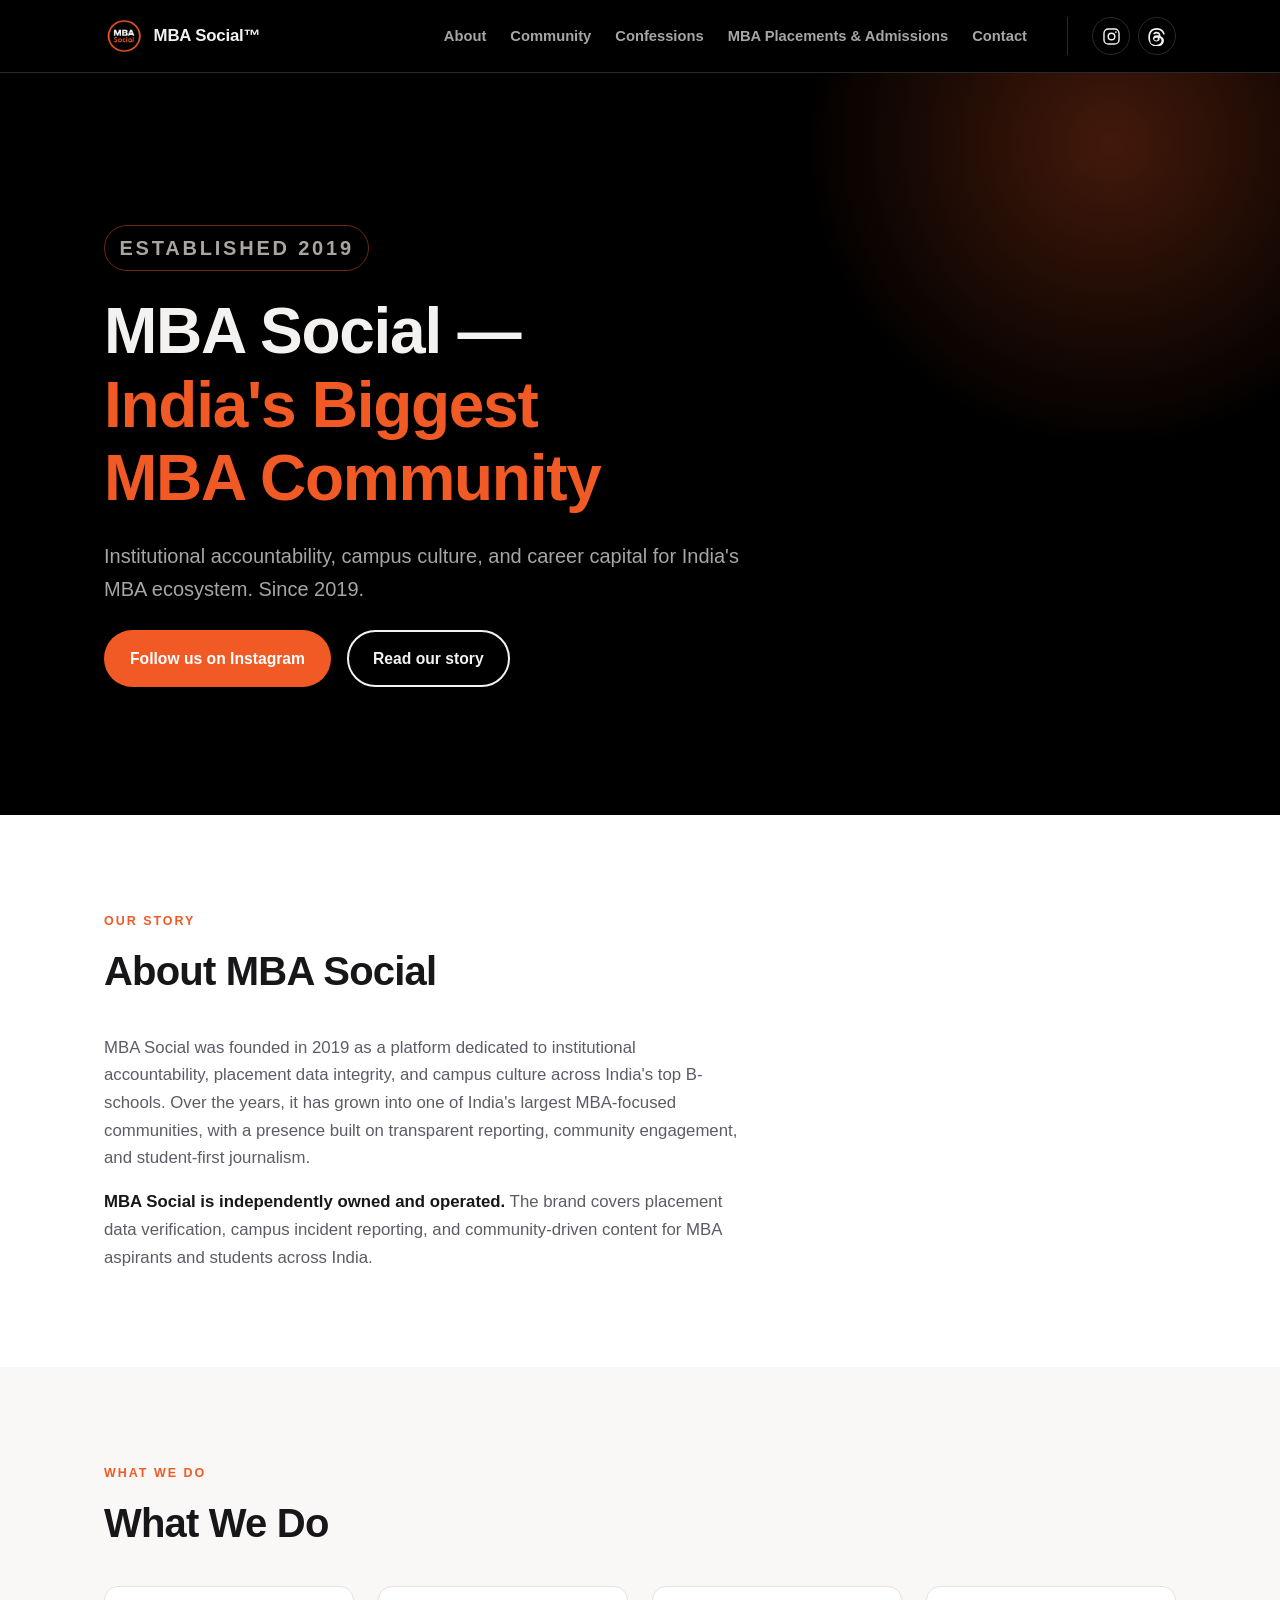
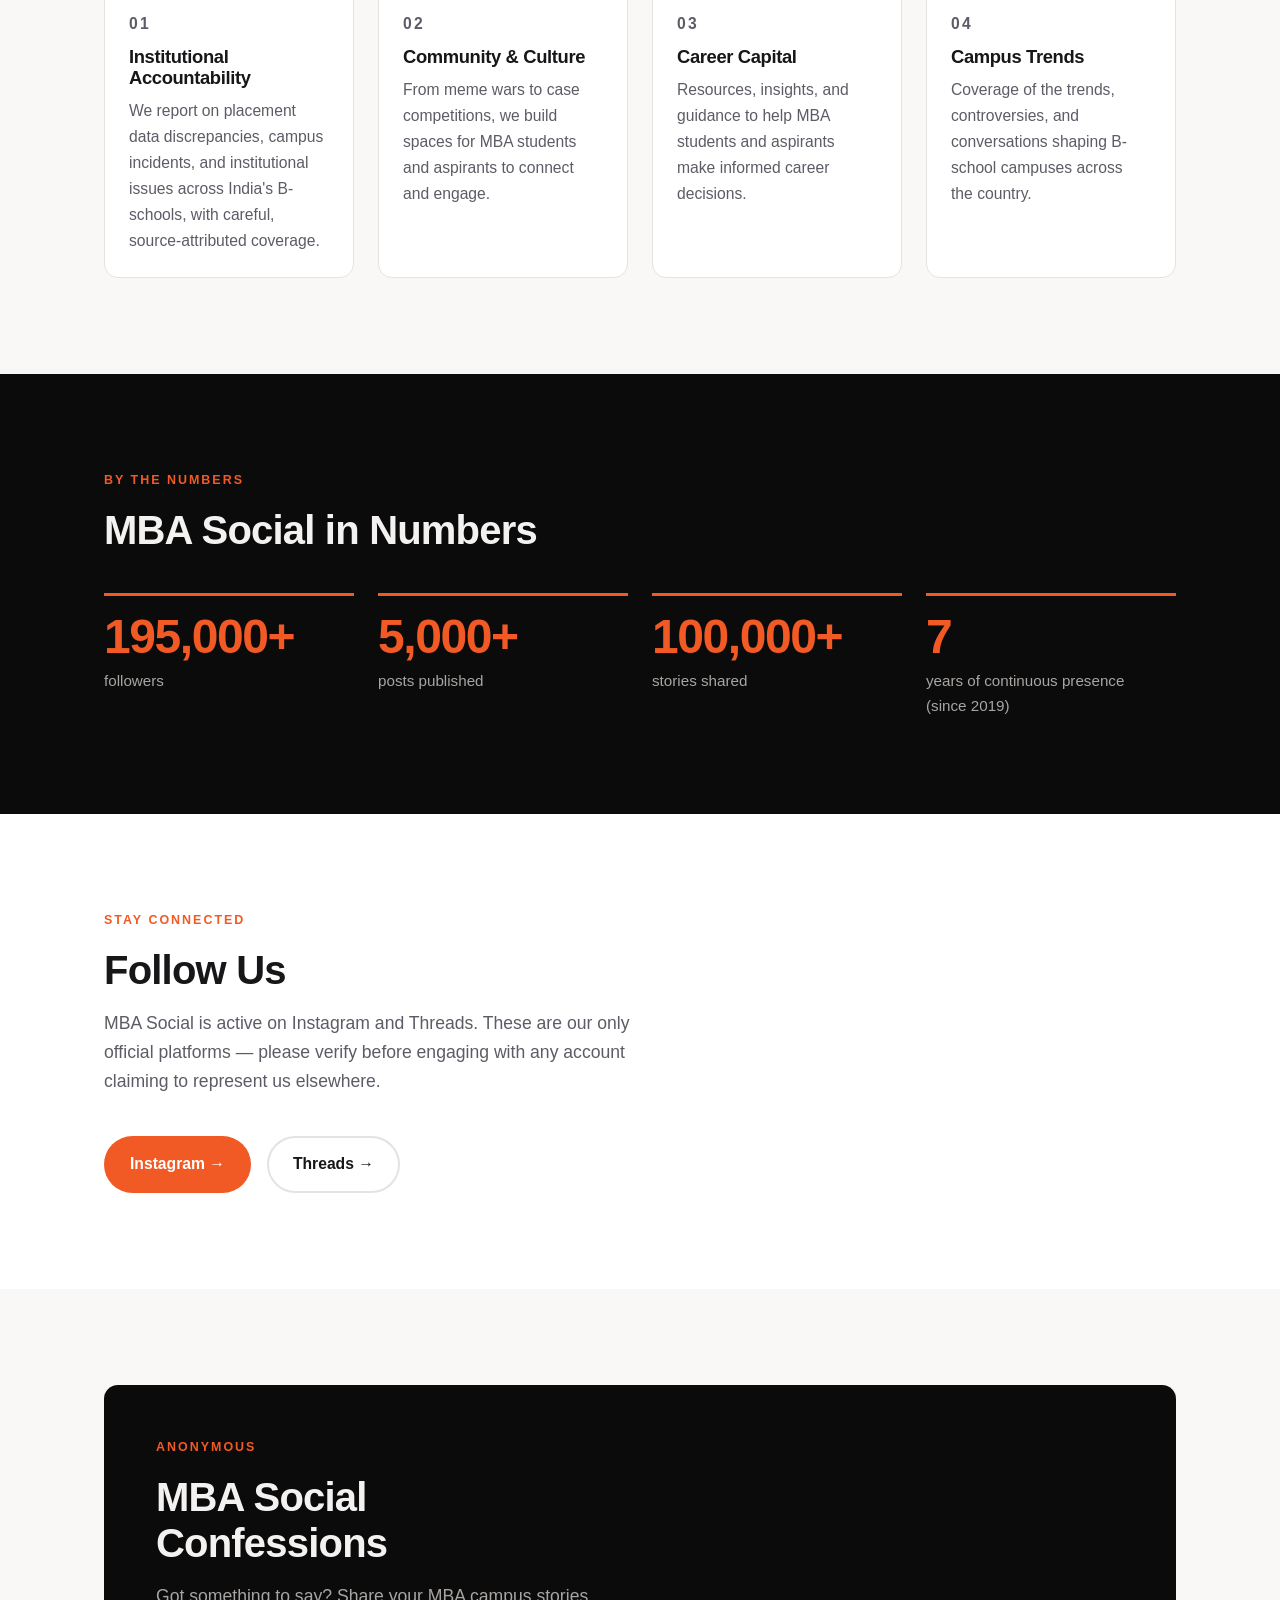
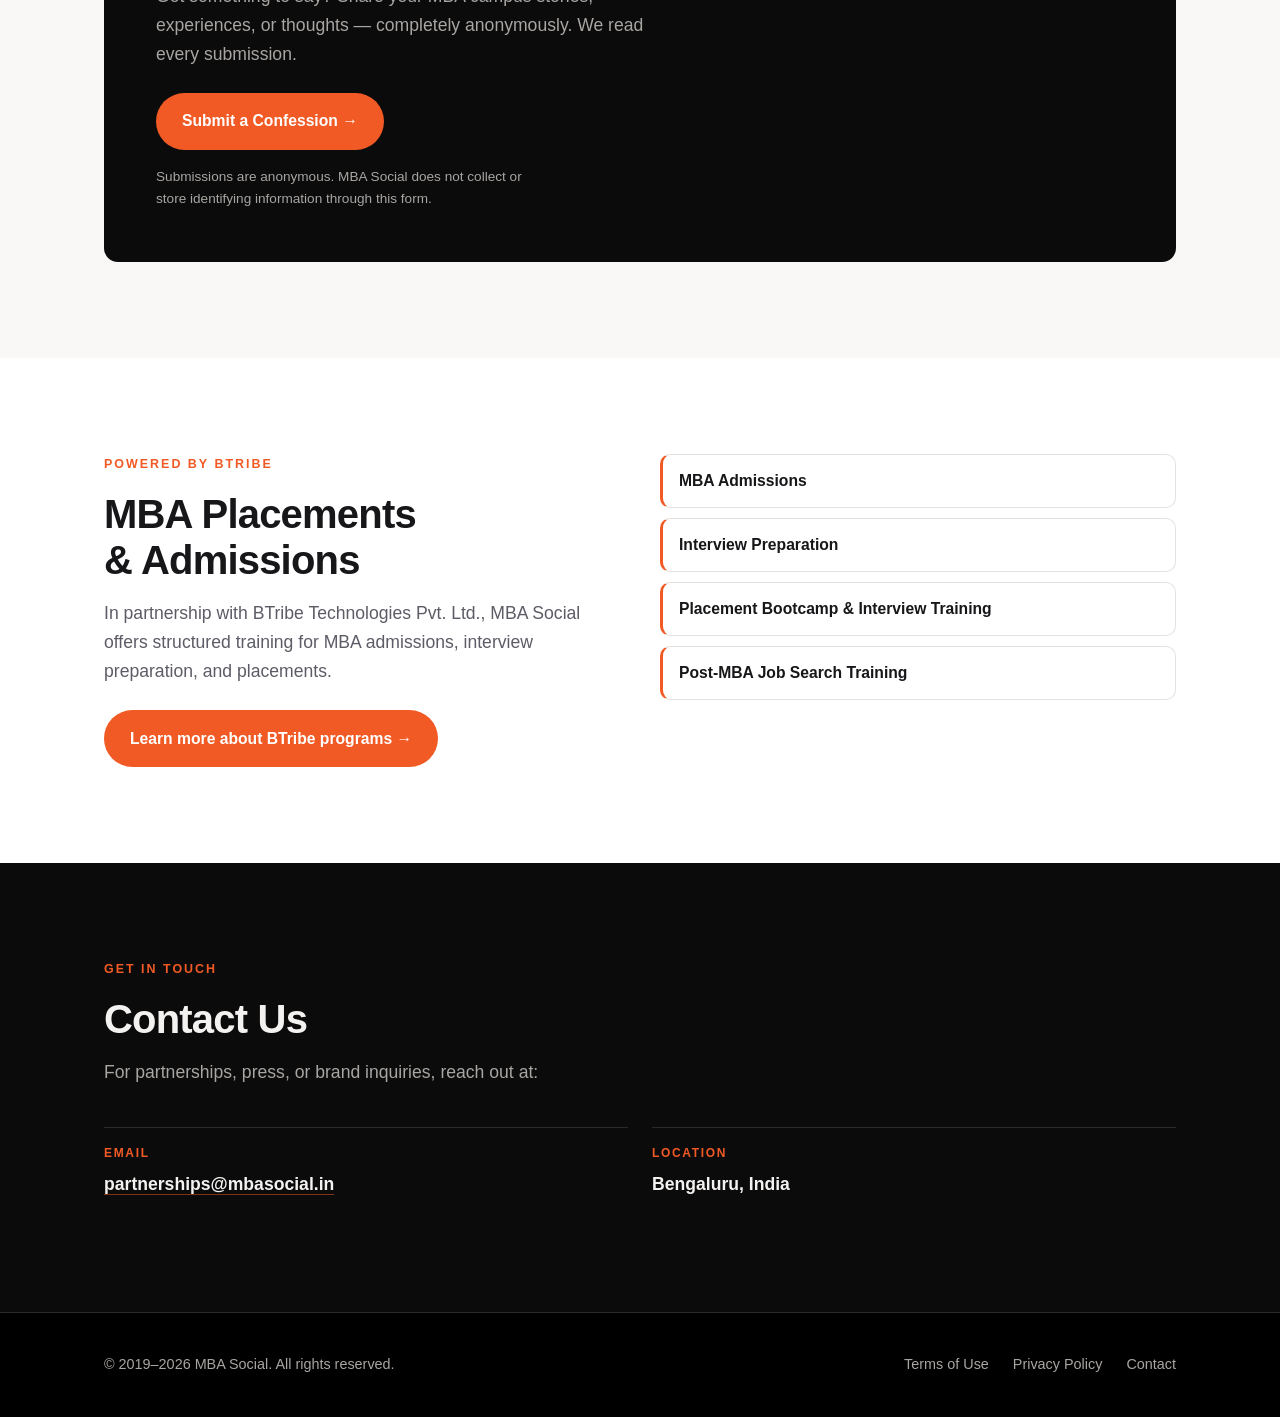
<file: index.html>
<!DOCTYPE html>
<html lang="en">
<head>
<meta charset="utf-8">
<meta name="viewport" content="width=device-width, initial-scale=1">
<title>MBA Social — India's Biggest MBA Community</title>
<meta name="description" content="Institutional accountability, campus culture, and career capital for India's MBA ecosystem. Since 2019.">
<link rel="icon" href="logo.png">
<link rel="stylesheet" href="styles.css">
<link rel="canonical" href="https://mbasocial.in/">

<meta property="og:type" content="website">
<meta property="og:site_name" content="MBA Social">
<meta property="og:title" content="MBA Social — India's Biggest MBA Community">
<meta property="og:description" content="Institutional accountability, campus culture, and career capital for India's MBA ecosystem. Since 2019.">
<meta property="og:url" content="https://mbasocial.in/">
<meta property="og:image" content="https://mbasocial.in/logo.png">
<meta name="twitter:card" content="summary">

<!--
  Outbound links, all live:
    Instagram         https://instagram.com/mbasocial          (header icon, hero CTA, Follow Us)
    Threads           https://www.threads.com/@mbasocial       (header icon, Follow Us)
    Confessions form  https://forms.gle/BZrCALY5LaeDaChQ8      (Confessions CTA)
    BTribe            https://www.btribe.in                    (Placements CTA)
    Email             partnerships@mbasocial.in                     (Contact)

  No registered legal entity, so the copy reads "independently owned and
  operated" rather than naming one. If an entity is registered later, add it
  here, in the footer, and in terms.html + privacy.html.
-->
</head>
<body>

<a class="skip-link" href="#main">Skip to content</a>

<!-- 1. HEADER / NAVIGATION -->
<header class="site-header">
  <div class="wrap">
    <a class="brand" href="index.html">
      <img src="logo.png" alt="MBA Social logo" width="40" height="40">
      <span>MBA Social&trade;</span>
    </a>

    <button class="nav-toggle" type="button" aria-expanded="false" aria-controls="primary-nav" aria-label="Menu">
      <svg viewBox="0 0 24 24" fill="none" stroke="currentColor" stroke-width="2" stroke-linecap="round" aria-hidden="true">
        <path d="M3 6h18M3 12h18M3 18h18"/>
      </svg>
    </button>

    <nav class="nav" id="primary-nav" aria-label="Primary">
      <a href="#about">About</a>
      <a href="#community">Community</a>
      <a href="#confessions">Confessions</a>
      <a href="#placements">MBA Placements &amp; Admissions</a>
      <a href="#contact">Contact</a>
    </nav>

    <!-- Instagram and Threads are the only official platforms. Do not add others. -->
    <div class="social">
      <a href="https://instagram.com/mbasocial" aria-label="MBA Social on Instagram" rel="noopener">
        <svg viewBox="0 0 24 24" fill="none" stroke="currentColor" stroke-width="1.8" aria-hidden="true">
          <rect x="2.5" y="2.5" width="19" height="19" rx="5.5"/>
          <circle cx="12" cy="12" r="4.2"/>
          <circle cx="17.6" cy="6.4" r="1.1" fill="currentColor" stroke="none"/>
        </svg>
      </a>
      <a href="https://www.threads.com/@mbasocial" aria-label="MBA Social on Threads" rel="noopener">
        <svg viewBox="0 0 24 24" fill="currentColor" aria-hidden="true">
          <path d="M16.1 11.4c-.1-.05-.2-.1-.3-.14-.18-3.3-1.98-5.18-5-5.2h-.04c-1.8 0-3.3.77-4.23 2.17l1.66 1.14c.69-1.05 1.78-1.27 2.57-1.27h.03c.98.01 1.72.3 2.2.85.35.4.58.96.7 1.66a12.6 12.6 0 0 0-2.83-.14c-2.85.17-4.69 1.83-4.57 4.15.06 1.17.65 2.18 1.65 2.84.85.55 1.94.82 3.08.76 1.5-.08 2.68-.65 3.5-1.7.62-.79.02-.03.38-.86l-1.7-.78c-.14.5-.4.94-.75 1.28-.5.47-1.2.72-2.06.77-.75.04-1.36-.11-1.8-.4-.4-.27-.63-.68-.66-1.17-.05-.97.66-1.68 2.5-1.79.72-.04 1.44 0 2.14.12-.13.72-.36 1.28-.7 1.66l1.72.94c.55-.62.92-1.42 1.1-2.38.03-.13.05-.27.07-.4.9.55 1.55 1.28 1.9 2.16.5 1.22.53 3.23-1.1 4.86-1.44 1.43-3.16 2.05-5.77 2.07-2.89-.02-5.08-.95-6.5-2.75C3.2 18.24 2.52 15.94 2.5 13c.02-2.94.7-5.24 2-6.83C5.92 4.37 8.11 3.44 11 3.42c2.91.02 5.14.96 6.62 2.78.73.9 1.28 2.03 1.64 3.36l1.95-.52c-.44-1.63-1.13-3.04-2.06-4.19C17.26 2.5 14.5 1.3 11 1.28h-.01c-3.5.02-6.22 1.23-8.1 3.59C1.22 6.97.4 9.7.38 13v.01c.02 3.3.84 6.02 2.51 8.11 1.88 2.36 4.6 3.57 8.1 3.59h.01c3.11-.02 5.3-.83 7.11-2.63 2.37-2.36 2.3-5.32 1.52-7.13-.56-1.3-1.63-2.36-3.1-3.05Z"/>
        </svg>
      </a>
    </div>
  </div>
</header>

<main id="main">

  <!-- 2. HERO SECTION -->
  <section class="hero">
    <div class="wrap">
      <div class="hero__inner">
        <p class="badge">Established 2019</p>
        <h1>MBA Social &mdash; <span class="accent">India's Biggest MBA Community</span></h1>
        <p>Institutional accountability, campus culture, and career capital for India's MBA ecosystem. Since 2019.</p>
        <div class="btn-row">
          <a class="btn btn--primary" href="https://instagram.com/mbasocial" rel="noopener">Follow us on Instagram</a>
          <a class="btn btn--ghost" href="#about">Read our story</a>
        </div>
      </div>
    </div>
  </section>

  <!-- 3. ABOUT / BRAND STORY -->
  <section class="section" id="about">
    <div class="wrap">
      <div class="section__head">
        <p class="eyebrow">Our story</p>
        <h2>About MBA Social</h2>
      </div>
      <div class="prose">
        <p>MBA Social was founded in 2019 as a platform dedicated to institutional accountability, placement data integrity, and campus culture across India's top B-schools. Over the years, it has grown into one of India's largest MBA-focused communities, with a presence built on transparent reporting, community engagement, and student-first journalism.</p>
        <p><strong>MBA Social is independently owned and operated.</strong> The brand covers placement data verification, campus incident reporting, and community-driven content for MBA aspirants and students across India.</p>
      </div>
    </div>
  </section>

  <!-- 4. WHAT WE DO -->
  <section class="section section--alt" id="community">
    <div class="wrap">
      <div class="section__head">
        <p class="eyebrow">What we do</p>
        <h2>What We Do</h2>
      </div>
      <div class="cards">
        <article class="card">
          <p class="card__num">01</p>
          <h3>Institutional Accountability</h3>
          <p>We report on placement data discrepancies, campus incidents, and institutional issues across India's B-schools, with careful, source-attributed coverage.</p>
        </article>
        <article class="card">
          <p class="card__num">02</p>
          <h3>Community &amp; Culture</h3>
          <p>From meme wars to case competitions, we build spaces for MBA students and aspirants to connect and engage.</p>
        </article>
        <article class="card">
          <p class="card__num">03</p>
          <h3>Career Capital</h3>
          <p>Resources, insights, and guidance to help MBA students and aspirants make informed career decisions.</p>
        </article>
        <article class="card">
          <p class="card__num">04</p>
          <h3>Campus Trends</h3>
          <p>Coverage of the trends, controversies, and conversations shaping B-school campuses across the country.</p>
        </article>
      </div>
    </div>
  </section>

  <!-- 5. BY THE NUMBERS -->
  <section class="section section--dark">
    <div class="wrap">
      <div class="section__head">
        <p class="eyebrow">By the numbers</p>
        <h2>MBA Social in Numbers</h2>
      </div>
      <div class="stats">
        <div class="stat">
          <div class="stat__value">195,000+</div>
          <p class="stat__label">followers</p>
        </div>
        <div class="stat">
          <div class="stat__value">5,000+</div>
          <p class="stat__label">posts published</p>
        </div>
        <div class="stat">
          <div class="stat__value">100,000+</div>
          <p class="stat__label">stories shared</p>
        </div>
        <div class="stat">
          <div class="stat__value">7</div>
          <p class="stat__label">years of continuous presence (since 2019)</p>
        </div>
      </div>
    </div>
  </section>

  <!-- 6. FOLLOW US -->
  <section class="section" id="follow">
    <div class="wrap">
      <div class="section__head">
        <p class="eyebrow">Stay connected</p>
        <h2>Follow Us</h2>
        <p class="lede">MBA Social is active on Instagram and Threads. These are our only official platforms &mdash; please verify before engaging with any account claiming to represent us elsewhere.</p>
      </div>
      <div class="btn-row">
        <a class="btn btn--primary" href="https://instagram.com/mbasocial" rel="noopener">Instagram &rarr;</a>
        <a class="btn btn--outline" href="https://www.threads.com/@mbasocial" rel="noopener">Threads &rarr;</a>
      </div>
    </div>
  </section>

  <!-- 7. CONFESSIONS -->
  <section class="section section--alt" id="confessions">
    <div class="wrap">
      <div class="panel">
        <p class="eyebrow">Anonymous</p>
        <h2>MBA Social Confessions</h2>
        <p class="lede">Got something to say? Share your MBA campus stories, experiences, or thoughts &mdash; completely anonymously. We read every submission.</p>
        <div class="btn-row">
          <a class="btn btn--primary" href="https://forms.gle/BZrCALY5LaeDaChQ8" rel="noopener">Submit a Confession &rarr;</a>
        </div>
        <p class="fineprint">Submissions are anonymous. MBA Social does not collect or store identifying information through this form.</p>
      </div>
    </div>
  </section>

  <!-- 8. MBA PLACEMENTS & ADMISSIONS — POWERED BY BTRIBE -->
  <section class="section" id="placements">
    <div class="wrap">
      <div class="split">
        <div>
          <p class="eyebrow">Powered by BTribe</p>
          <h2>MBA Placements &amp; Admissions</h2>
          <p class="lede">In partnership with BTribe Technologies Pvt. Ltd., MBA Social offers structured training for MBA admissions, interview preparation, and placements.</p>
          <div class="btn-row">
            <a class="btn btn--primary" href="https://www.btribe.in" rel="noopener">Learn more about BTribe programs &rarr;</a>
          </div>
        </div>
        <ul class="tags">
          <li>MBA Admissions</li>
          <li>Interview Preparation</li>
          <li>Placement Bootcamp &amp; Interview Training</li>
          <li>Post-MBA Job Search Training</li>
        </ul>
      </div>
    </div>
  </section>

  <!-- 9. CONTACT -->
  <section class="section section--dark" id="contact">
    <div class="wrap">
      <div class="section__head">
        <p class="eyebrow">Get in touch</p>
        <h2>Contact Us</h2>
        <p class="lede">For partnerships, press, or brand inquiries, reach out at:</p>
      </div>
      <dl class="contact-grid">
        <div class="contact-item">
          <dt>Email</dt>
          <dd><a href="mailto:partnerships@mbasocial.in">partnerships@mbasocial.in</a></dd>
        </div>
        <div class="contact-item">
          <dt>Location</dt>
          <dd>Bengaluru, India</dd>
        </div>
      </dl>
    </div>
  </section>

</main>

<!-- 10. FOOTER -->
<footer class="site-footer">
  <div class="wrap">
    <p>&copy; 2019&ndash;2026 MBA Social. All rights reserved.</p>
    <nav aria-label="Footer">
      <a href="terms.html">Terms of Use</a>
      <a href="privacy.html">Privacy Policy</a>
      <a href="#contact">Contact</a>
    </nav>
  </div>
</footer>

<script>
  // Mobile nav toggle. The nav is visible by default so it still works without JS.
  (function () {
    var btn = document.querySelector('.nav-toggle');
    var nav = document.getElementById('primary-nav');
    var mq = window.matchMedia('(max-width: 860px)');

    function sync() {
      if (mq.matches) {
        nav.hidden = true;
        btn.setAttribute('aria-expanded', 'false');
      } else {
        nav.hidden = false;
      }
    }

    btn.addEventListener('click', function () {
      var open = btn.getAttribute('aria-expanded') === 'true';
      btn.setAttribute('aria-expanded', String(!open));
      nav.hidden = open;
    });

    nav.addEventListener('click', function (e) {
      if (e.target.tagName === 'A' && mq.matches) sync();
    });

    mq.addEventListener('change', sync);
    sync();
  })();
</script>

</body>
</html>
</file>
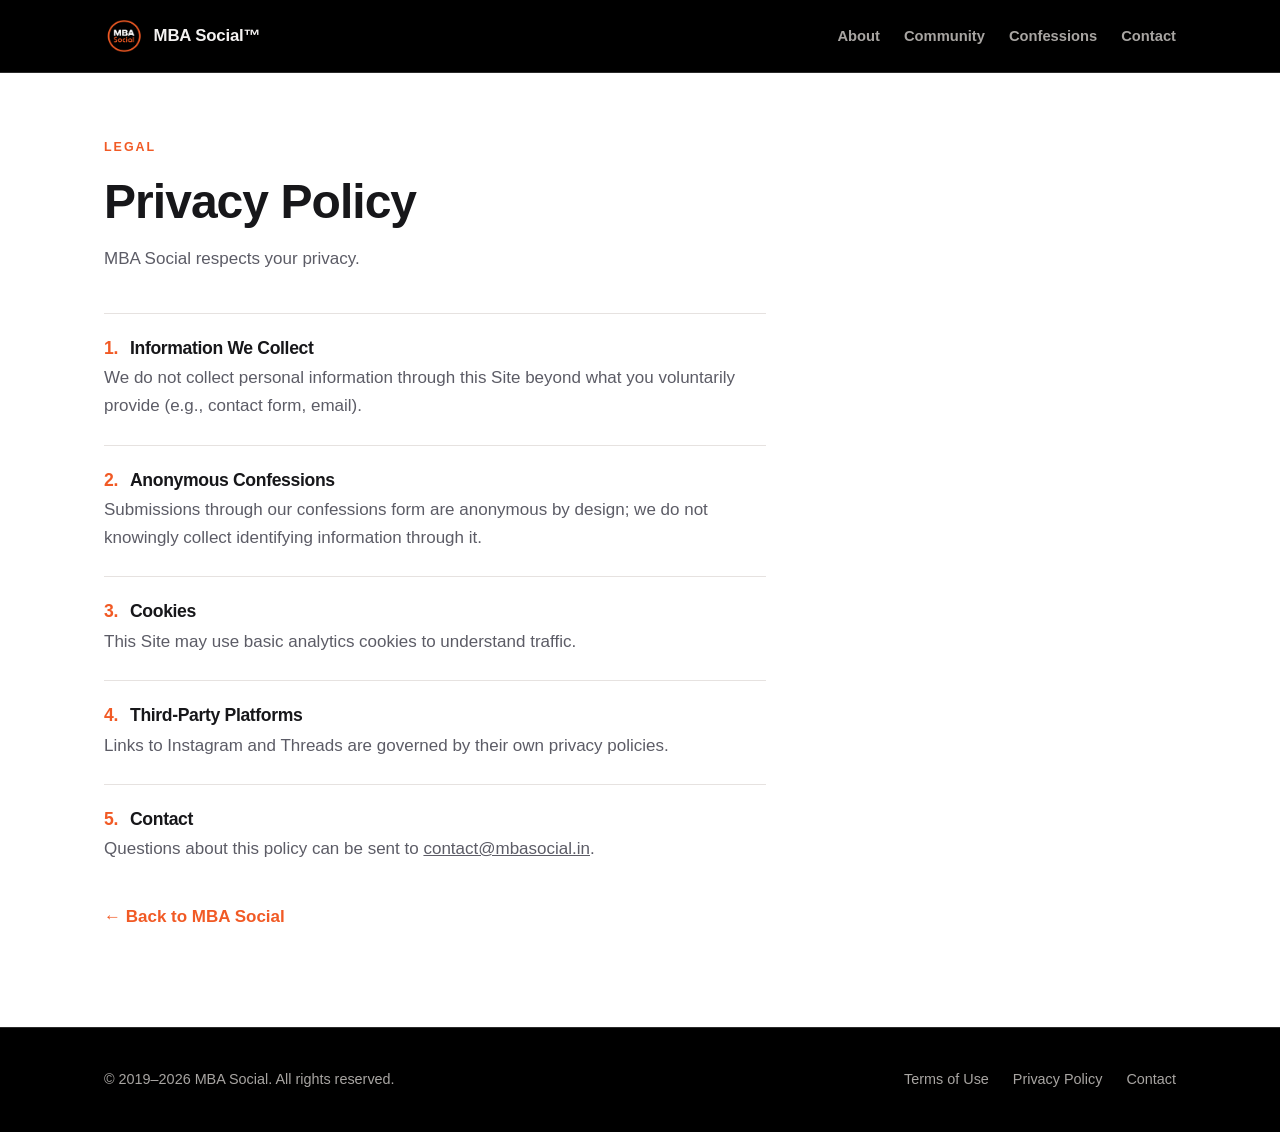
<file: privacy.html>
<!DOCTYPE html>
<html lang="en">
<head>
<meta charset="utf-8">
<meta name="viewport" content="width=device-width, initial-scale=1">
<title>Privacy Policy — MBA Social</title>
<meta name="description" content="Privacy Policy for mbasocial.in, operated by MBA Social.">
<link rel="icon" href="logo.png">
<link rel="stylesheet" href="styles.css">
<link rel="canonical" href="https://mbasocial.in/privacy.html">

<!--
  DRAFT — pending legal review. The source copy deck notes this is a
  placeholder draft; have a lawyer review before publishing.
-->
</head>
<body>

<a class="skip-link" href="#main">Skip to content</a>

<header class="site-header">
  <div class="wrap">
    <a class="brand" href="index.html">
      <img src="logo.png" alt="MBA Social logo" width="40" height="40">
      <span>MBA Social&trade;</span>
    </a>
    <nav class="nav nav--inline" aria-label="Primary">
      <a href="index.html#about">About</a>
      <a href="index.html#community">Community</a>
      <a href="index.html#confessions">Confessions</a>
      <a href="index.html#contact">Contact</a>
    </nav>
  </div>
</header>

<main id="main">
  <section class="legal">
    <div class="wrap">
      <div class="legal__head">
        <p class="eyebrow">Legal</p>
        <h1>Privacy Policy</h1>
        <p class="legal__meta">MBA Social respects your privacy.</p>
      </div>

      <ol class="clauses">
        <li>
          <h2>Information We Collect</h2>
          <p>We do not collect personal information through this Site beyond what you voluntarily provide (e.g., contact form, email).</p>
        </li>
        <li>
          <h2>Anonymous Confessions</h2>
          <p>Submissions through our confessions form are anonymous by design; we do not knowingly collect identifying information through it.</p>
        </li>
        <li>
          <h2>Cookies</h2>
          <p>This Site may use basic analytics cookies to understand traffic.</p>
        </li>
        <li>
          <h2>Third-Party Platforms</h2>
          <p>Links to Instagram and Threads are governed by their own privacy policies.</p>
        </li>
        <li>
          <h2>Contact</h2>
          <p>Questions about this policy can be sent to <a href="mailto:contact@mbasocial.in">contact@mbasocial.in</a>.</p>
        </li>
      </ol>

      <a class="back-link" href="index.html">&larr; Back to MBA Social</a>
    </div>
  </section>
</main>

<footer class="site-footer">
  <div class="wrap">
    <p>&copy; 2019&ndash;2026 MBA Social. All rights reserved.</p>
    <nav aria-label="Footer">
      <a href="terms.html">Terms of Use</a>
      <a href="privacy.html">Privacy Policy</a>
      <a href="index.html#contact">Contact</a>
    </nav>
  </div>
</footer>

</body>
</html>
</file>
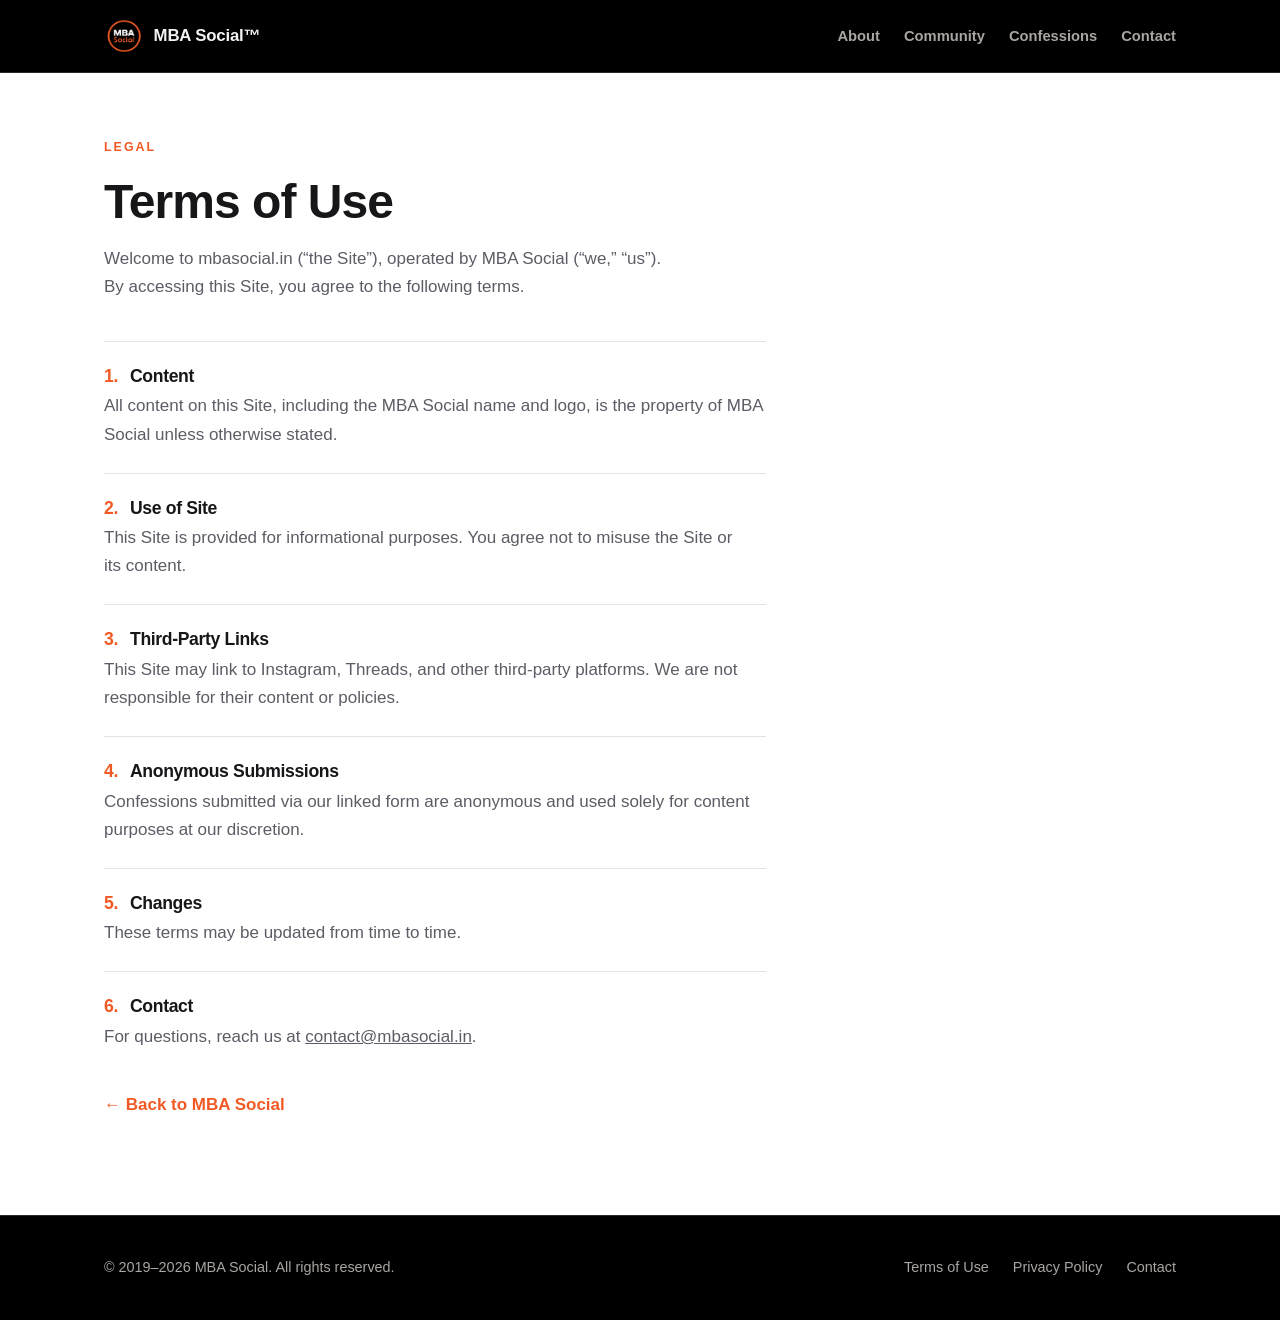
<file: terms.html>
<!DOCTYPE html>
<html lang="en">
<head>
<meta charset="utf-8">
<meta name="viewport" content="width=device-width, initial-scale=1">
<title>Terms of Use — MBA Social</title>
<meta name="description" content="Terms of Use for mbasocial.in, operated by MBA Social.">
<link rel="icon" href="logo.png">
<link rel="stylesheet" href="styles.css">
<link rel="canonical" href="https://mbasocial.in/terms.html">

<!--
  DRAFT — pending legal review. The source copy deck notes this is a
  placeholder draft, not legal advice; have a lawyer review before publishing.
-->
</head>
<body>

<a class="skip-link" href="#main">Skip to content</a>

<header class="site-header">
  <div class="wrap">
    <a class="brand" href="index.html">
      <img src="logo.png" alt="MBA Social logo" width="40" height="40">
      <span>MBA Social&trade;</span>
    </a>
    <nav class="nav nav--inline" aria-label="Primary">
      <a href="index.html#about">About</a>
      <a href="index.html#community">Community</a>
      <a href="index.html#confessions">Confessions</a>
      <a href="index.html#contact">Contact</a>
    </nav>
  </div>
</header>

<main id="main">
  <section class="legal">
    <div class="wrap">
      <div class="legal__head">
        <p class="eyebrow">Legal</p>
        <h1>Terms of Use</h1>
        <p class="legal__meta">Welcome to mbasocial.in (&ldquo;the Site&rdquo;), operated by MBA Social (&ldquo;we,&rdquo; &ldquo;us&rdquo;). By accessing this Site, you agree to the following terms.</p>
      </div>

      <ol class="clauses">
        <li>
          <h2>Content</h2>
          <p>All content on this Site, including the MBA Social name and logo, is the property of MBA Social unless otherwise stated.</p>
        </li>
        <li>
          <h2>Use of Site</h2>
          <p>This Site is provided for informational purposes. You agree not to misuse the Site or its content.</p>
        </li>
        <li>
          <h2>Third-Party Links</h2>
          <p>This Site may link to Instagram, Threads, and other third-party platforms. We are not responsible for their content or policies.</p>
        </li>
        <li>
          <h2>Anonymous Submissions</h2>
          <p>Confessions submitted via our linked form are anonymous and used solely for content purposes at our discretion.</p>
        </li>
        <li>
          <h2>Changes</h2>
          <p>These terms may be updated from time to time.</p>
        </li>
        <li>
          <h2>Contact</h2>
          <p>For questions, reach us at <a href="mailto:contact@mbasocial.in">contact@mbasocial.in</a>.</p>
        </li>
      </ol>

      <a class="back-link" href="index.html">&larr; Back to MBA Social</a>
    </div>
  </section>
</main>

<footer class="site-footer">
  <div class="wrap">
    <p>&copy; 2019&ndash;2026 MBA Social. All rights reserved.</p>
    <nav aria-label="Footer">
      <a href="terms.html">Terms of Use</a>
      <a href="privacy.html">Privacy Policy</a>
      <a href="index.html#contact">Contact</a>
    </nav>
  </div>
</footer>

</body>
</html>
</file>
<file: styles.css>
/* MBA Social — shared stylesheet
   Brand palette sampled from logo.jpeg: orange #F15A25 on black. */

:root {
  --orange: #f15a25;
  --orange-dark: #d64a18;
  --black: #000000;
  --ink: #0b0b0b;
  --ink-soft: #1a1a1a;
  --line-dark: #2a2a2a;

  --paper: #ffffff;
  --paper-alt: #faf8f7;
  --line: #e6e2e0;
  --text: #17171a;
  --text-muted: #5c5c66;
  --text-on-dark: #f4f2f1;
  --text-on-dark-muted: #a8a5a2;

  --wrap: 1120px;
  --radius: 14px;

  --s1: 0.5rem;
  --s2: 1rem;
  --s3: 1.5rem;
  --s4: 2.5rem;
  --s5: 4rem;
  --s6: 6rem;

  --sans: -apple-system, BlinkMacSystemFont, "Segoe UI", Roboto, "Helvetica Neue",
    Arial, "Noto Sans", sans-serif;
}

*,
*::before,
*::after {
  box-sizing: border-box;
}

html {
  scroll-behavior: smooth;
  /* keep anchored sections clear of the sticky header */
  scroll-padding-top: 84px;
}

body {
  margin: 0;
  font-family: var(--sans);
  font-size: 17px;
  line-height: 1.65;
  color: var(--text);
  background: var(--paper);
  -webkit-font-smoothing: antialiased;
}

img {
  max-width: 100%;
  display: block;
}

a {
  color: inherit;
}

h1,
h2,
h3 {
  line-height: 1.15;
  letter-spacing: -0.02em;
  margin: 0;
  text-wrap: balance;
}

p {
  margin: 0;
  text-wrap: pretty;
}

:focus-visible {
  outline: 3px solid var(--orange);
  outline-offset: 3px;
  border-radius: 3px;
}

.skip-link {
  position: absolute;
  left: -9999px;
  top: 0;
  background: var(--orange);
  color: #fff;
  padding: 0.75rem 1rem;
  z-index: 100;
}
.skip-link:focus {
  left: 0;
}

/* ---------- layout primitives ---------- */

.wrap {
  width: 100%;
  max-width: var(--wrap);
  margin-inline: auto;
  padding-inline: var(--s3);
}

.section {
  padding-block: var(--s6);
}

.section--dark {
  background: var(--ink);
  color: var(--text-on-dark);
}

.section--alt {
  background: var(--paper-alt);
}

.section__head {
  max-width: 60ch;
  margin-bottom: var(--s4);
}

.eyebrow {
  font-size: 0.78rem;
  font-weight: 700;
  letter-spacing: 0.16em;
  text-transform: uppercase;
  color: var(--orange);
  margin-bottom: var(--s2);
}

h2 {
  font-size: clamp(1.75rem, 3.5vw, 2.5rem);
  font-weight: 800;
}

h3 {
  font-size: 1.15rem;
  font-weight: 700;
}

.lede {
  font-size: 1.1rem;
  color: var(--text-muted);
  margin-top: var(--s2);
}

.section--dark .lede {
  color: var(--text-on-dark-muted);
}

/* ---------- buttons ---------- */

.btn {
  display: inline-flex;
  align-items: center;
  gap: 0.5rem;
  padding: 0.85rem 1.5rem;
  border-radius: 999px;
  font-weight: 700;
  font-size: 0.98rem;
  text-decoration: none;
  border: 2px solid transparent;
  transition: background-color 0.15s ease, color 0.15s ease, border-color 0.15s ease,
    transform 0.15s ease;
}

.btn:hover {
  transform: translateY(-1px);
}

.btn--primary {
  background: var(--orange);
  color: #fff;
}
.btn--primary:hover {
  background: var(--orange-dark);
}

.btn--ghost {
  border-color: currentColor;
  color: inherit;
}
.btn--ghost:hover {
  background: var(--orange);
  border-color: var(--orange);
  color: #fff;
}

.btn--outline {
  border-color: var(--line);
  color: var(--text);
  background: #fff;
}
.btn--outline:hover {
  border-color: var(--orange);
  color: var(--orange);
}

.btn-row {
  display: flex;
  flex-wrap: wrap;
  gap: var(--s2);
  margin-top: var(--s3);
}

/* ---------- header / nav ---------- */

.site-header {
  position: sticky;
  top: 0;
  z-index: 50;
  background: var(--black);
  color: var(--text-on-dark);
  border-bottom: 1px solid var(--line-dark);
}

.site-header .wrap {
  display: flex;
  flex-wrap: wrap;
  align-items: center;
  gap: var(--s3);
  min-height: 72px;
  padding-block: 0.75rem;
}

.brand {
  display: flex;
  align-items: center;
  gap: 0.6rem;
  text-decoration: none;
  font-weight: 800;
  letter-spacing: -0.01em;
  font-size: 1.05rem;
  flex: 0 0 auto;
}

.brand img {
  width: 40px;
  height: 40px;
}

.nav {
  display: flex;
  align-items: center;
  gap: var(--s3);
  margin-left: auto;
}

.nav a {
  text-decoration: none;
  font-size: 0.92rem;
  font-weight: 600;
  color: var(--text-on-dark-muted);
  white-space: nowrap;
}

.nav a:hover {
  color: var(--orange);
}

.social {
  display: flex;
  align-items: center;
  gap: 0.5rem;
  margin-left: var(--s2);
  padding-left: var(--s3);
  border-left: 1px solid var(--line-dark);
}

.social a {
  display: grid;
  place-items: center;
  width: 38px;
  height: 38px;
  border-radius: 50%;
  color: var(--text-on-dark);
  border: 1px solid var(--line-dark);
}

.social a:hover {
  background: var(--orange);
  border-color: var(--orange);
  color: #fff;
}

.social svg {
  width: 19px;
  height: 19px;
}

/* mobile menu toggle — hidden on desktop */
.nav-toggle {
  display: none;
  margin-left: auto;
  background: none;
  border: 1px solid var(--line-dark);
  color: inherit;
  border-radius: 10px;
  padding: 0.5rem 0.7rem;
  cursor: pointer;
}

.nav-toggle svg {
  width: 22px;
  height: 22px;
  display: block;
}

/* ---------- hero ---------- */

.hero {
  background: var(--black);
  color: var(--text-on-dark);
  padding-block: clamp(4rem, 12vw, 8rem);
  position: relative;
  overflow: hidden;
}

.hero::after {
  /* soft orange glow behind the copy */
  content: "";
  position: absolute;
  width: 700px;
  height: 700px;
  right: -180px;
  top: -280px;
  background: radial-gradient(circle, rgba(241, 90, 37, 0.28), transparent 62%);
  pointer-events: none;
}

.hero .wrap {
  position: relative;
  z-index: 1;
}

.hero__inner {
  max-width: 46rem;
}

.hero h1 {
  font-size: clamp(2.25rem, 6vw, 4rem);
  font-weight: 800;
}

.hero h1 .accent {
  color: var(--orange);
}

.hero p {
  font-size: clamp(1.05rem, 2vw, 1.25rem);
  color: var(--text-on-dark-muted);
  margin-top: var(--s3);
  max-width: 40rem;
}

.badge {
  display: inline-flex;
  align-items: center;
  gap: 0.5rem;
  font-size: 0.78rem;
  font-weight: 700;
  letter-spacing: 0.14em;
  text-transform: uppercase;
  color: var(--orange);
  border: 1px solid rgba(241, 90, 37, 0.45);
  border-radius: 999px;
  padding: 0.35rem 0.9rem;
  margin-bottom: var(--s3);
}

/* ---------- about ---------- */

.prose {
  max-width: 68ch;
  display: grid;
  gap: var(--s2);
  font-size: 1.05rem;
  color: var(--text-muted);
}

.prose strong {
  color: var(--text);
}

/* ---------- cards ---------- */

.cards {
  display: grid;
  grid-template-columns: repeat(auto-fit, minmax(240px, 1fr));
  gap: var(--s3);
}

.card {
  background: #fff;
  border: 1px solid var(--line);
  border-radius: var(--radius);
  padding: var(--s3);
  display: grid;
  gap: 0.6rem;
  align-content: start;
  transition: border-color 0.15s ease, transform 0.15s ease;
}

.card:hover {
  border-color: var(--orange);
  transform: translateY(-2px);
}

.card__num {
  font-size: 0.75rem;
  font-weight: 800;
  letter-spacing: 0.14em;
  color: var(--orange);
}

.card p {
  color: var(--text-muted);
  font-size: 0.98rem;
}

/* ---------- stats ---------- */

.stats {
  display: grid;
  grid-template-columns: repeat(auto-fit, minmax(180px, 1fr));
  gap: var(--s3);
}

.stat {
  border-top: 3px solid var(--orange);
  padding-top: var(--s2);
}

.stat__value {
  font-size: clamp(2rem, 5vw, 3rem);
  font-weight: 800;
  letter-spacing: -0.03em;
  color: var(--orange);
  line-height: 1.05;
}

.stat__label {
  color: var(--text-on-dark-muted);
  font-size: 0.95rem;
  margin-top: 0.35rem;
}

/* ---------- confessions ---------- */

.panel {
  background: var(--ink);
  color: var(--text-on-dark);
  border-radius: var(--radius);
  padding: clamp(1.75rem, 5vw, 3.25rem);
}

.panel h2 {
  max-width: 20ch;
}

.panel .lede {
  color: var(--text-on-dark-muted);
  max-width: 55ch;
}

.fineprint {
  font-size: 0.85rem;
  color: var(--text-on-dark-muted);
  margin-top: var(--s2);
  max-width: 52ch;
}

/* ---------- placements ---------- */

.split {
  display: grid;
  grid-template-columns: repeat(auto-fit, minmax(280px, 1fr));
  gap: var(--s4);
  align-items: start;
}

.tags {
  list-style: none;
  margin: 0;
  padding: 0;
  display: grid;
  gap: 0.65rem;
}

.tags li {
  display: flex;
  align-items: center;
  gap: 0.75rem;
  background: #fff;
  border: 1px solid var(--line);
  border-left: 3px solid var(--orange);
  border-radius: 10px;
  padding: 0.8rem 1rem;
  font-weight: 600;
  font-size: 0.98rem;
}

/* ---------- contact ---------- */

.contact-grid {
  display: grid;
  grid-template-columns: repeat(auto-fit, minmax(220px, 1fr));
  gap: var(--s3);
  margin-top: var(--s3);
}

.contact-item {
  border-top: 1px solid var(--line-dark);
  padding-top: var(--s2);
}

.contact-item dt {
  font-size: 0.75rem;
  font-weight: 800;
  letter-spacing: 0.14em;
  text-transform: uppercase;
  color: var(--orange);
}

.contact-item dd {
  margin: 0.4rem 0 0;
  font-size: 1.1rem;
  font-weight: 600;
}

.contact-item a {
  text-decoration: none;
  border-bottom: 1px solid rgba(241, 90, 37, 0.5);
}

.contact-item a:hover {
  color: var(--orange);
}

/* ---------- footer ---------- */

.site-footer {
  background: var(--black);
  color: var(--text-on-dark-muted);
  border-top: 1px solid var(--line-dark);
  padding-block: var(--s4);
  font-size: 0.9rem;
}

.site-footer .wrap {
  display: flex;
  flex-wrap: wrap;
  gap: var(--s2) var(--s4);
  align-items: center;
  justify-content: space-between;
}

.site-footer nav {
  display: flex;
  flex-wrap: wrap;
  gap: var(--s3);
}

.site-footer a {
  text-decoration: none;
}

.site-footer a:hover {
  color: var(--orange);
}

/* ---------- legal pages ---------- */

.legal {
  padding-block: var(--s5) var(--s6);
}

.legal__head {
  max-width: 60ch;
  margin-bottom: var(--s4);
}

.legal h1 {
  font-size: clamp(2rem, 5vw, 3rem);
  font-weight: 800;
}

.legal__meta {
  color: var(--text-muted);
  margin-top: var(--s2);
}

.clauses {
  max-width: 70ch;
  display: grid;
  gap: var(--s3);
  counter-reset: clause;
  list-style: none;
  margin: 0;
  padding: 0;
}

.clauses li {
  counter-increment: clause;
  border-top: 1px solid var(--line);
  padding-top: var(--s3);
  color: var(--text-muted);
}

.clauses li h2 {
  font-size: 1.1rem;
  font-weight: 700;
  color: var(--text);
  margin-bottom: 0.4rem;
  display: flex;
  gap: 0.75rem;
}

.clauses li h2::before {
  content: counter(clause) ".";
  color: var(--orange);
  font-variant-numeric: tabular-nums;
}

.back-link {
  display: inline-flex;
  align-items: center;
  gap: 0.4rem;
  margin-top: var(--s4);
  font-weight: 600;
  text-decoration: none;
  color: var(--orange);
}

.back-link:hover {
  text-decoration: underline;
}

/* ---------- responsive ---------- */

@media (max-width: 860px) {
  .site-header .wrap {
    gap: var(--s2);
  }

  /* visual order on mobile: brand · [flex gap] · social · hamburger · nav row */
  .brand {
    order: 1;
  }

  .social {
    order: 2;
    margin-left: auto;
    border-left: 0;
    padding-left: 0;
  }

  .nav-toggle {
    display: block;
    order: 3;
    margin-left: 0;
  }

  .nav {
    order: 4;
    flex-basis: 100%;
    flex-direction: column;
    align-items: flex-start;
    gap: 0;
    margin-left: 0;
    border-top: 1px solid var(--line-dark);
    padding-top: var(--s1);
  }

  .nav[hidden] {
    display: none;
  }

  .nav a {
    display: block;
    width: 100%;
    padding: 0.7rem 0;
    font-size: 1rem;
    color: var(--text-on-dark);
  }

  /* legal pages have no hamburger — keep their short nav as an inline row */
  .nav--inline {
    flex-basis: auto;
    flex-direction: row;
    flex-wrap: wrap;
    gap: var(--s2) var(--s3);
    margin-left: auto;
    border-top: 0;
    padding-top: 0;
  }

  .nav--inline a {
    width: auto;
    padding: 0;
    font-size: 0.9rem;
    color: var(--text-on-dark-muted);
  }

  .section {
    padding-block: var(--s5);
  }
}

@media (prefers-reduced-motion: reduce) {
  html {
    scroll-behavior: auto;
  }
  * {
    transition: none !important;
  }
}
</file>
